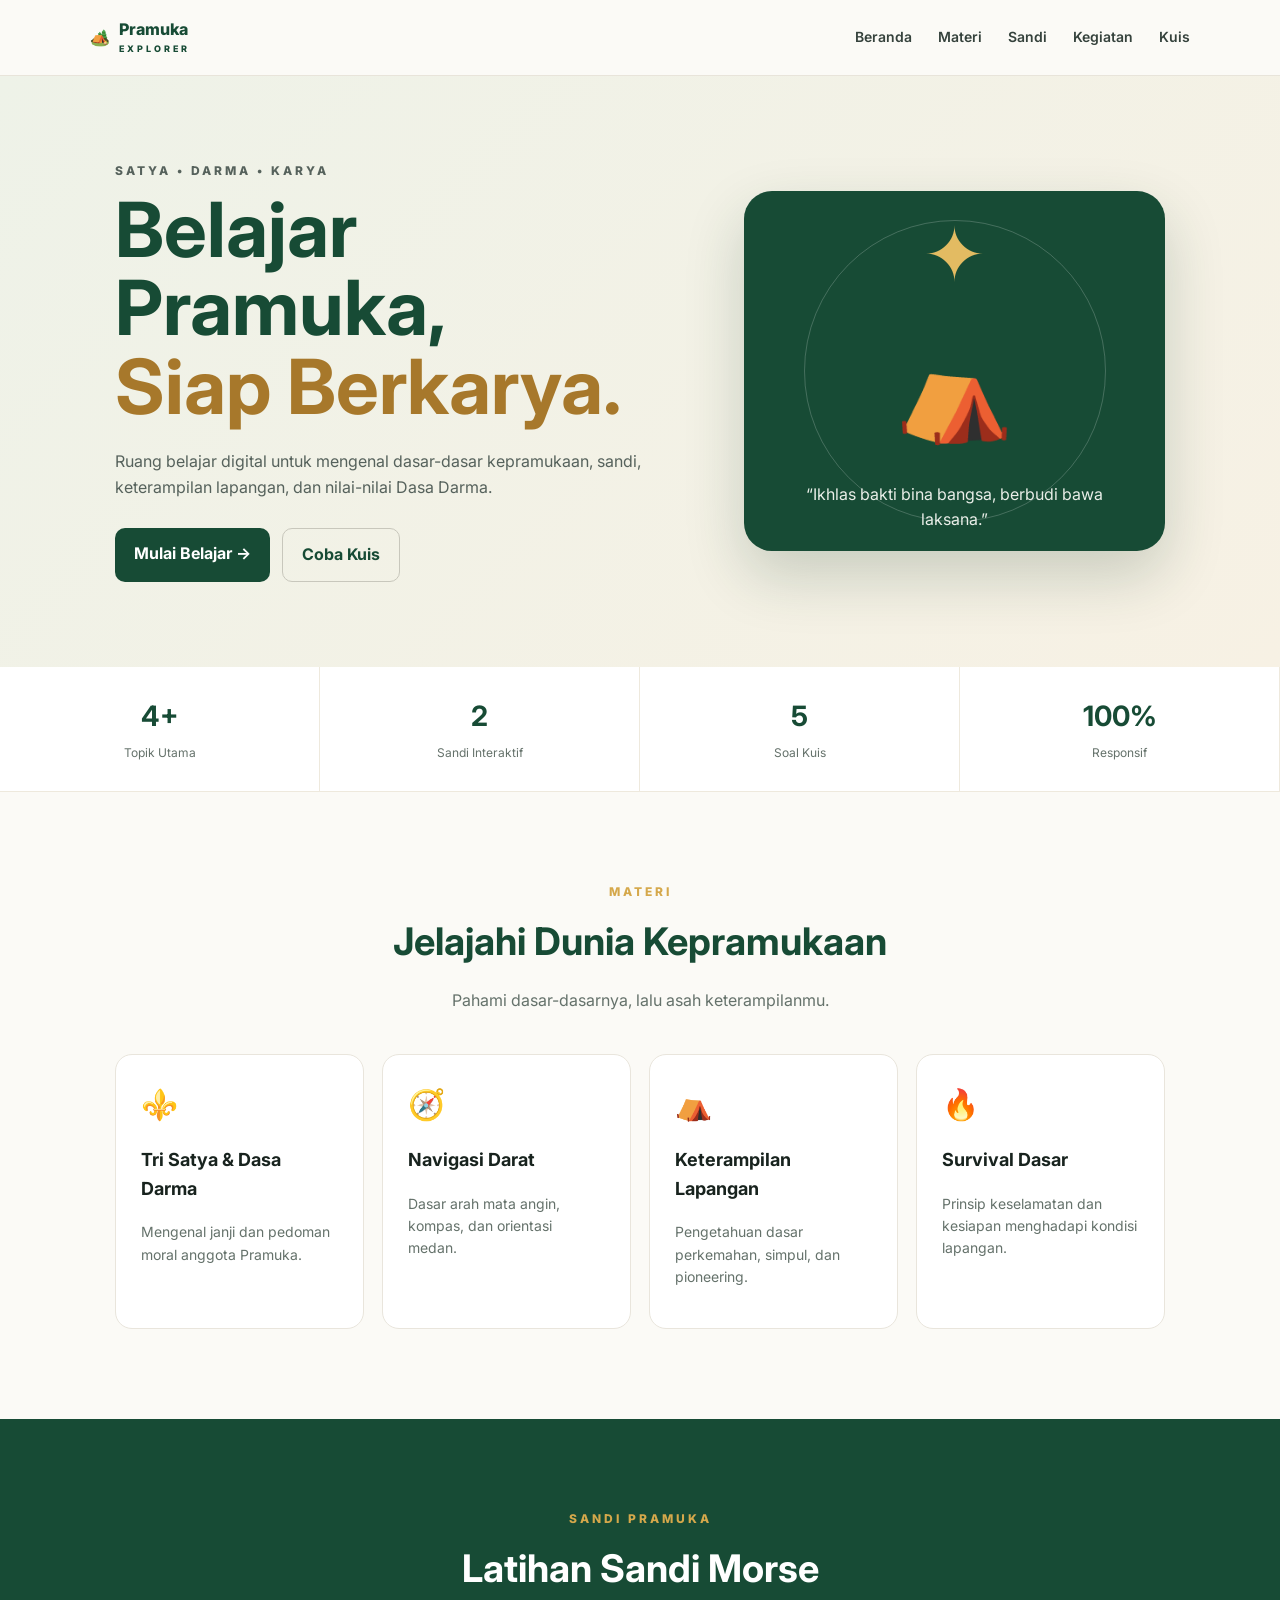
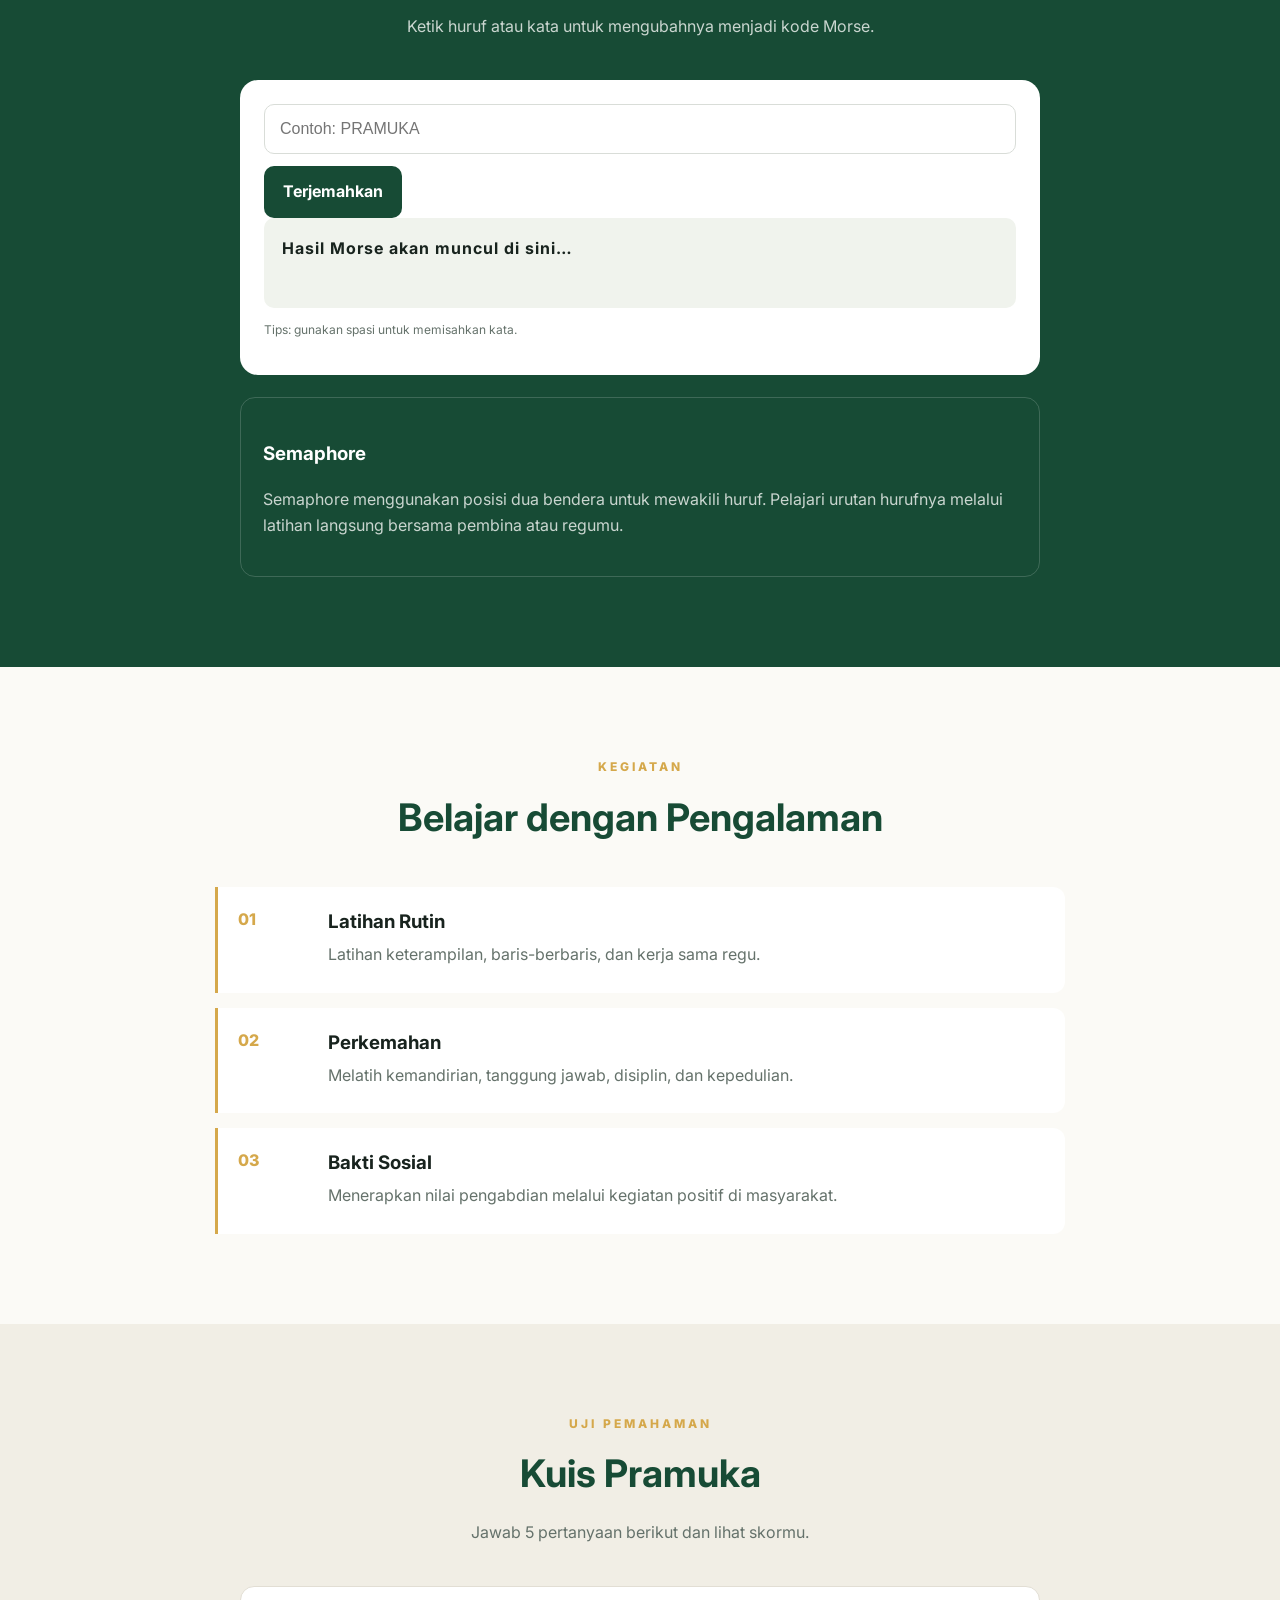
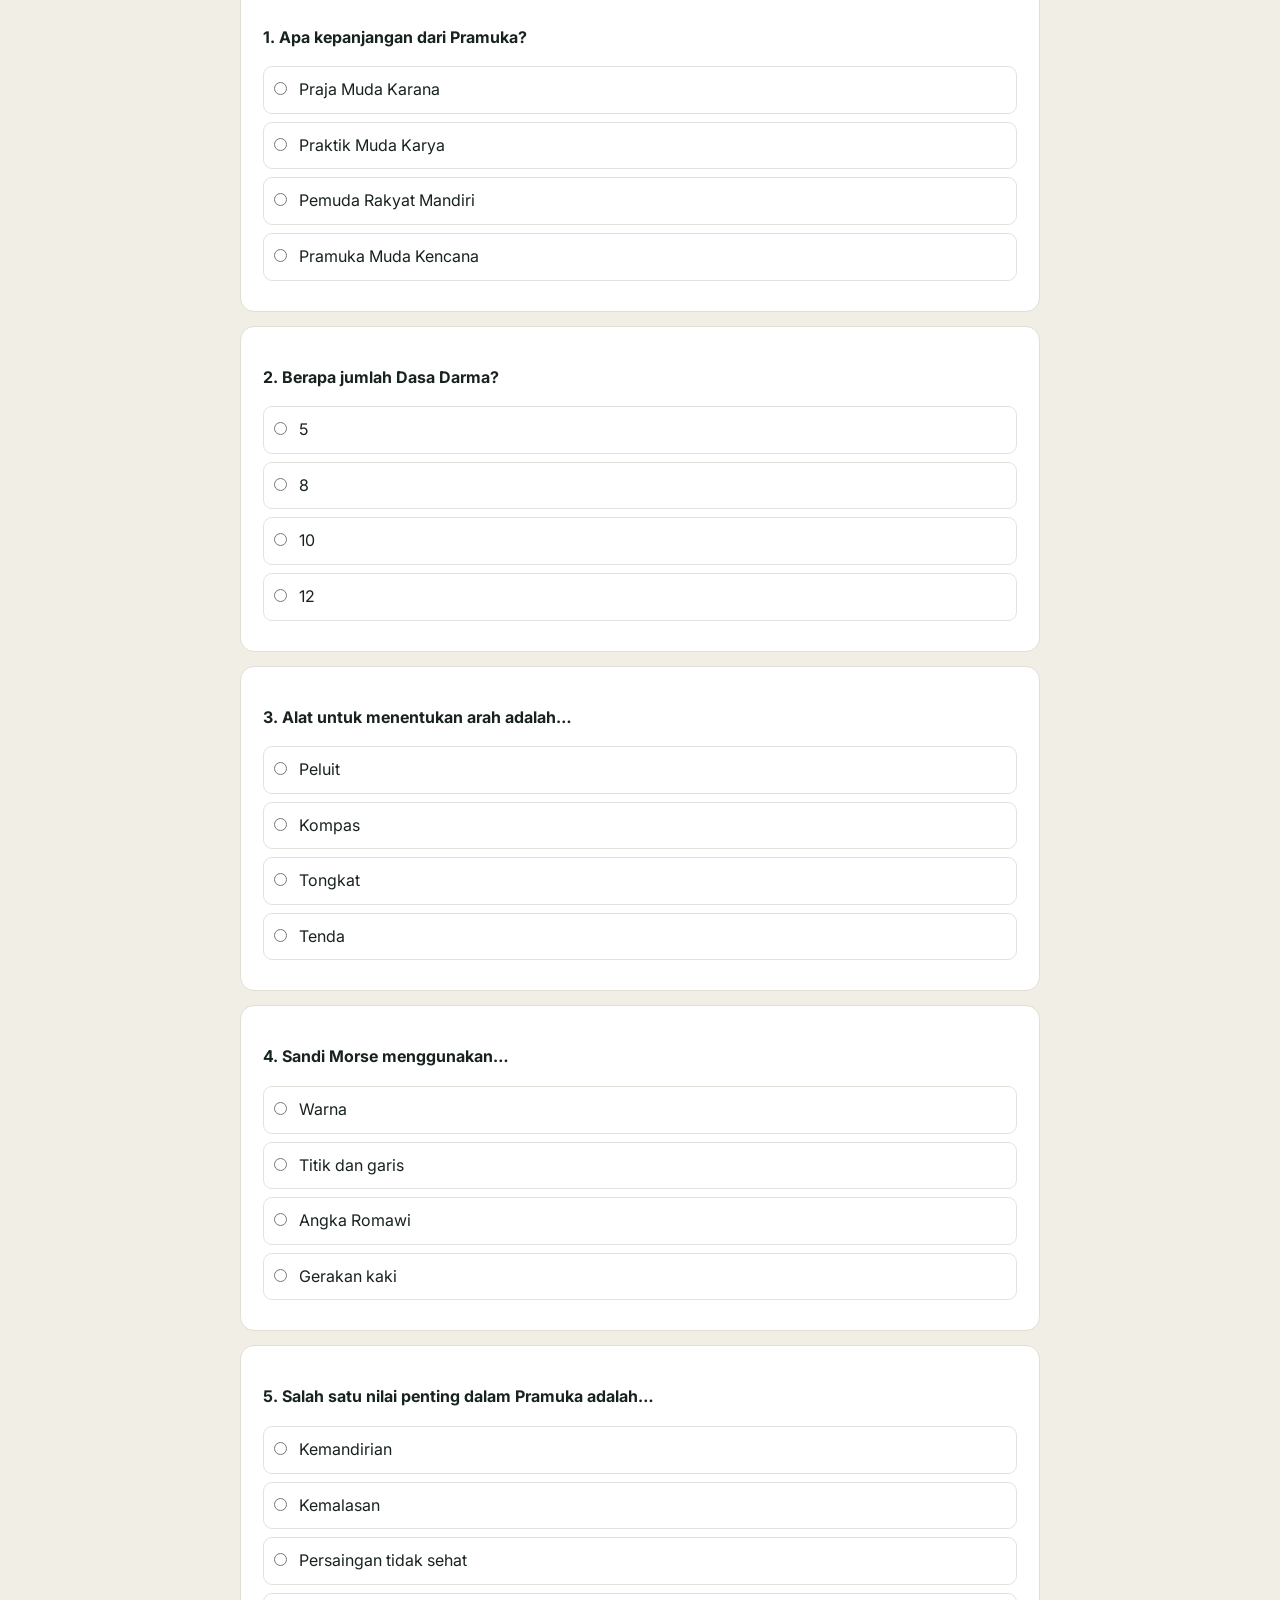
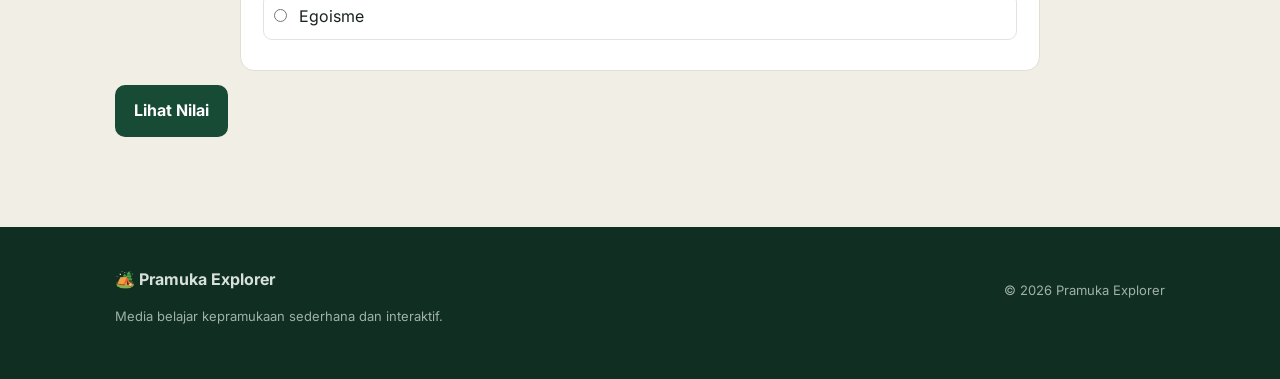
<file: index.html>
<!doctype html>
<html lang="id">
<head>
  <meta charset="utf-8">
  <meta name="viewport" content="width=device-width, initial-scale=1">
  <title>Pramuka Explorer — Belajar Kepramukaan</title>
  <meta name="description" content="Website pembelajaran kepramukaan: materi, sandi Morse, semaphore, dan kuis interaktif.">
  <link rel="stylesheet" href="style.css">
</head>
<body>
<header class="topbar">
  <a class="brand" href="#home">🏕️ <span>Pramuka<br><small>EXPLORER</small></span></a>
  <button class="menu" aria-label="Buka menu">☰</button>
  <nav>
    <a href="#home">Beranda</a>
    <a href="#materi">Materi</a>
    <a href="#sandi">Sandi</a>
    <a href="#kegiatan">Kegiatan</a>
    <a href="#kuis">Kuis</a>
  </nav>
</header>

<main>
<section id="home" class="hero">
  <div class="hero-text">
    <p class="eyebrow">SATYA • DARMA • KARYA</p>
    <h1>Belajar Pramuka,<br><span>Siap Berkarya.</span></h1>
    <p>Ruang belajar digital untuk mengenal dasar-dasar kepramukaan, sandi, keterampilan lapangan, dan nilai-nilai Dasa Darma.</p>
    <div class="actions">
      <a class="btn primary" href="#materi">Mulai Belajar →</a>
      <a class="btn ghost" href="#kuis">Coba Kuis</a>
    </div>
  </div>
  <div class="hero-card">
    <div class="compass">✦</div>
    <div class="camp">⛺</div>
    <p>“Ikhlas bakti bina bangsa, berbudi bawa laksana.”</p>
  </div>
</section>

<section class="stats">
  <div><b>4+</b><span>Topik Utama</span></div>
  <div><b>2</b><span>Sandi Interaktif</span></div>
  <div><b>5</b><span>Soal Kuis</span></div>
  <div><b>100%</b><span>Responsif</span></div>
</section>

<section id="materi" class="section">
  <div class="section-head"><p class="eyebrow">MATERI</p><h2>Jelajahi Dunia Kepramukaan</h2><p>Pahami dasar-dasarnya, lalu asah keterampilanmu.</p></div>
  <div class="cards">
    <article class="card"><div class="icon">⚜️</div><h3>Tri Satya & Dasa Darma</h3><p>Mengenal janji dan pedoman moral anggota Pramuka.</p></article>
    <article class="card"><div class="icon">🧭</div><h3>Navigasi Darat</h3><p>Dasar arah mata angin, kompas, dan orientasi medan.</p></article>
    <article class="card"><div class="icon">⛺</div><h3>Keterampilan Lapangan</h3><p>Pengetahuan dasar perkemahan, simpul, dan pioneering.</p></article>
    <article class="card"><div class="icon">🔥</div><h3>Survival Dasar</h3><p>Prinsip keselamatan dan kesiapan menghadapi kondisi lapangan.</p></article>
  </div>
</section>

<section id="sandi" class="section dark">
  <div class="section-head"><p class="eyebrow">SANDI PRAMUKA</p><h2>Latihan Sandi Morse</h2><p>Ketik huruf atau kata untuk mengubahnya menjadi kode Morse.</p></div>
  <div class="morse-box">
    <input id="morseInput" placeholder="Contoh: PRAMUKA" maxlength="60">
    <button class="btn primary" id="morseBtn">Terjemahkan</button>
    <div id="morseOutput" class="output">Hasil Morse akan muncul di sini…</div>
    <p class="tip">Tips: gunakan spasi untuk memisahkan kata.</p>
  </div>
  <div class="semaphore">
    <h3>Semaphore</h3>
    <p>Semaphore menggunakan posisi dua bendera untuk mewakili huruf. Pelajari urutan hurufnya melalui latihan langsung bersama pembina atau regumu.</p>
  </div>
</section>

<section id="kegiatan" class="section">
  <div class="section-head"><p class="eyebrow">KEGIATAN</p><h2>Belajar dengan Pengalaman</h2></div>
  <div class="timeline">
    <div><span>01</span><h3>Latihan Rutin</h3><p>Latihan keterampilan, baris-berbaris, dan kerja sama regu.</p></div>
    <div><span>02</span><h3>Perkemahan</h3><p>Melatih kemandirian, tanggung jawab, disiplin, dan kepedulian.</p></div>
    <div><span>03</span><h3>Bakti Sosial</h3><p>Menerapkan nilai pengabdian melalui kegiatan positif di masyarakat.</p></div>
  </div>
</section>

<section id="kuis" class="section quiz-section">
  <div class="section-head"><p class="eyebrow">UJI PEMAHAMAN</p><h2>Kuis Pramuka</h2><p>Jawab 5 pertanyaan berikut dan lihat skormu.</p></div>
  <div id="quiz"></div>
  <button class="btn primary" id="submitQuiz">Lihat Nilai</button>
  <div id="score" class="score" hidden></div>
</section>
</main>

<footer>
  <div><b>🏕️ Pramuka Explorer</b><p>Media belajar kepramukaan sederhana dan interaktif.</p></div>
  <p>© 2026 Pramuka Explorer</p>
</footer>
<script src="script.js"></script>
</body>
</html>
</file>
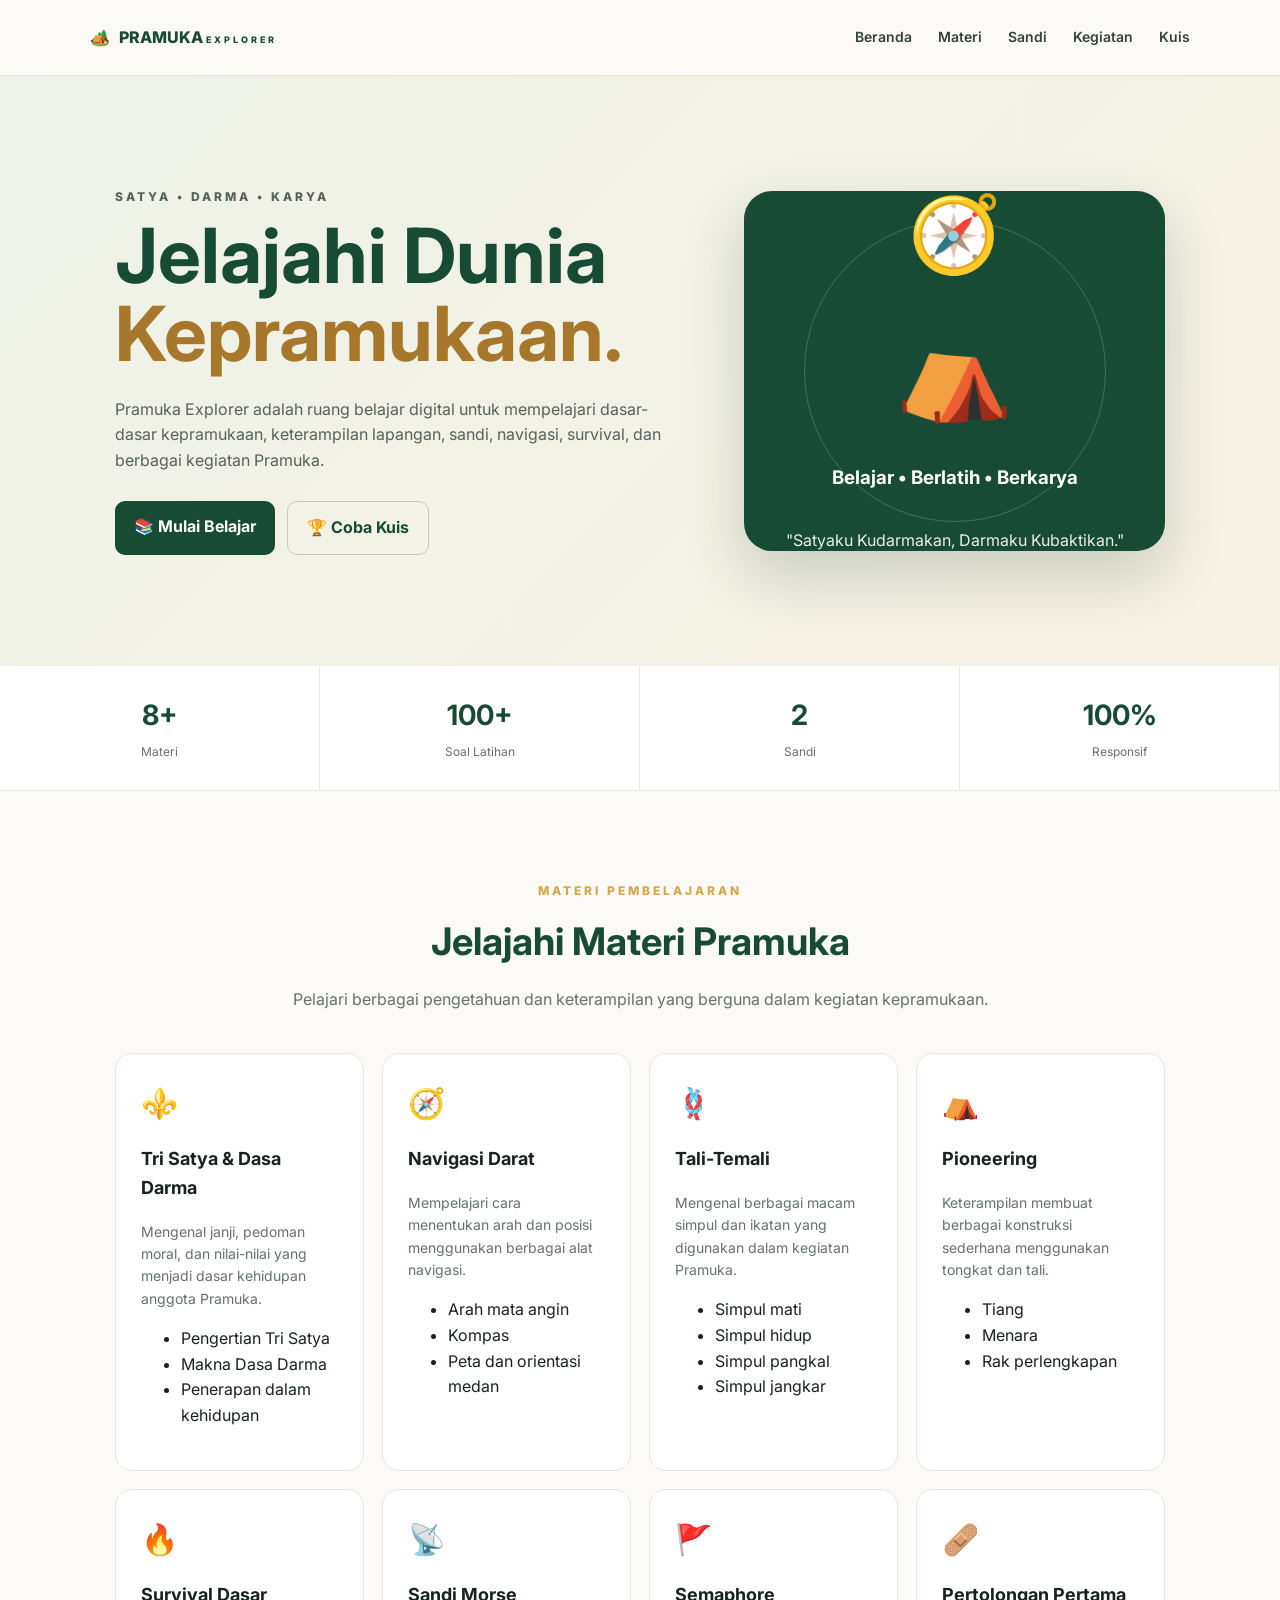
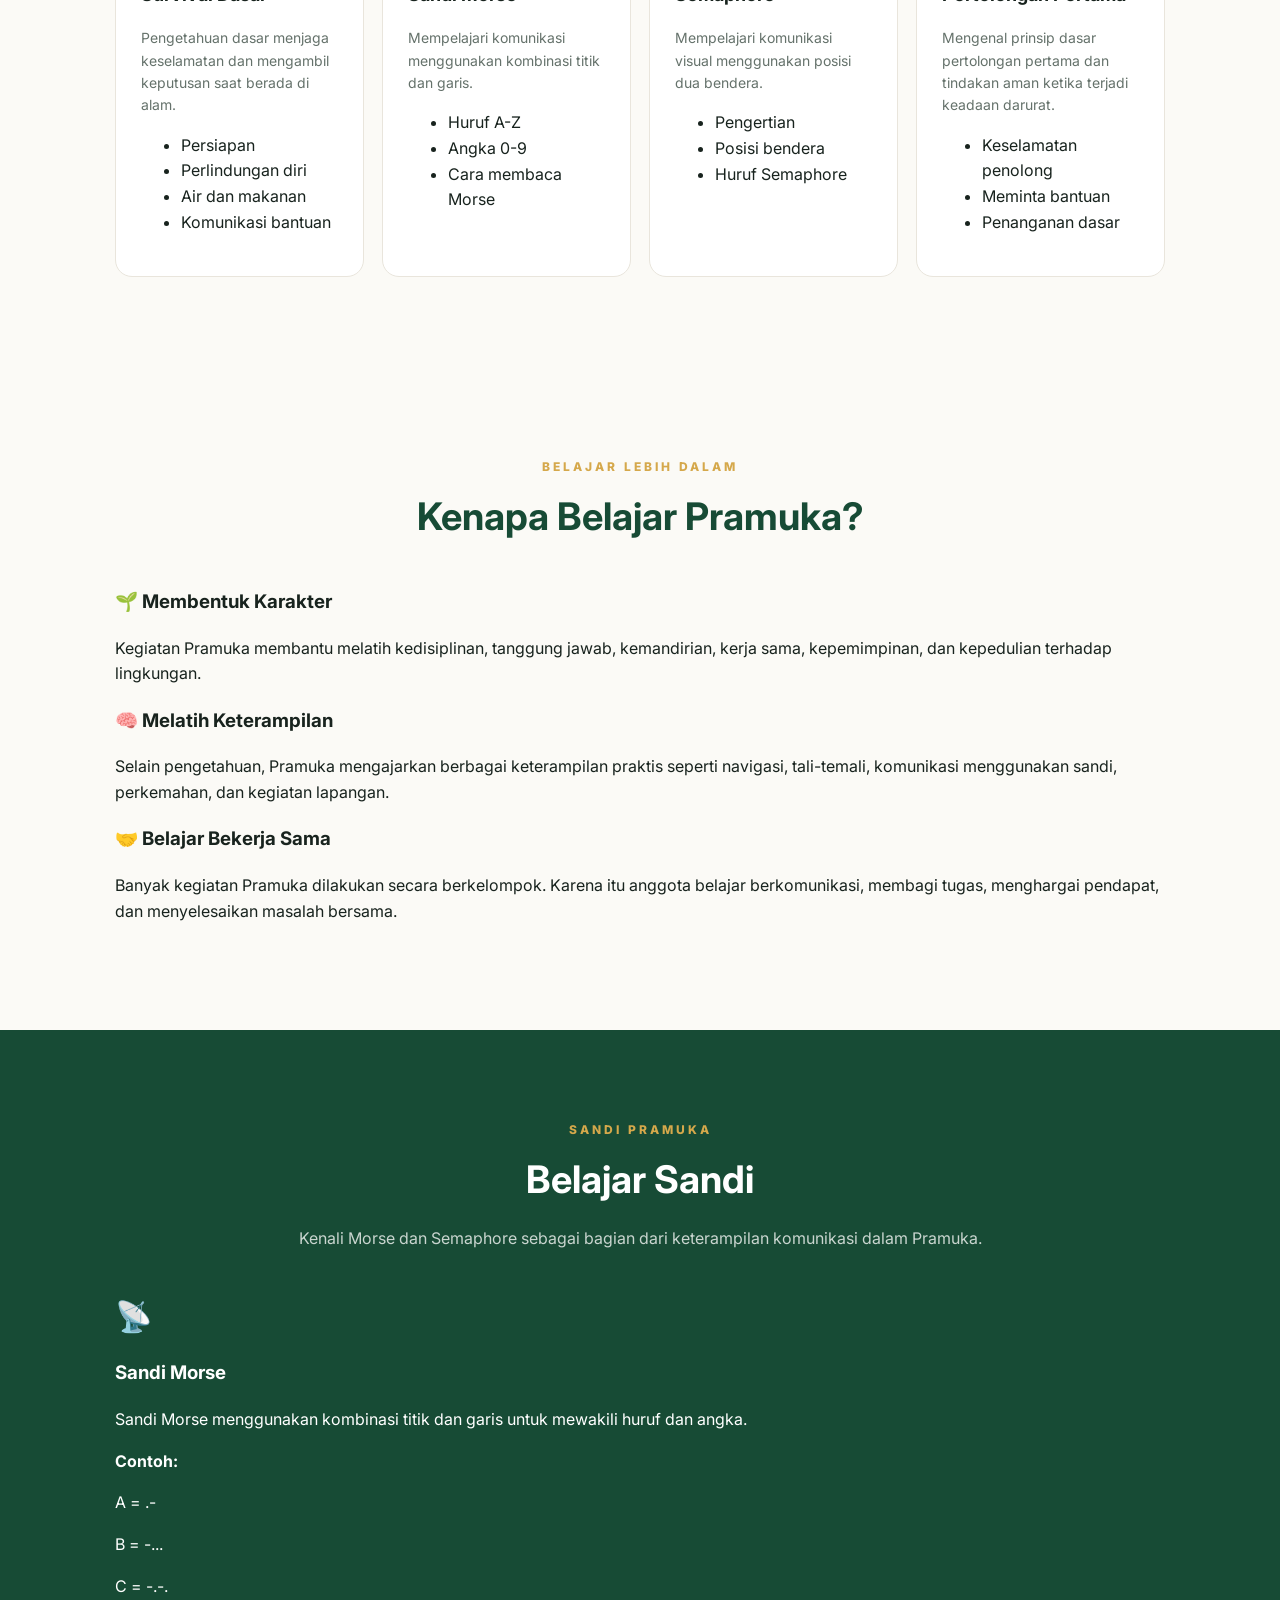
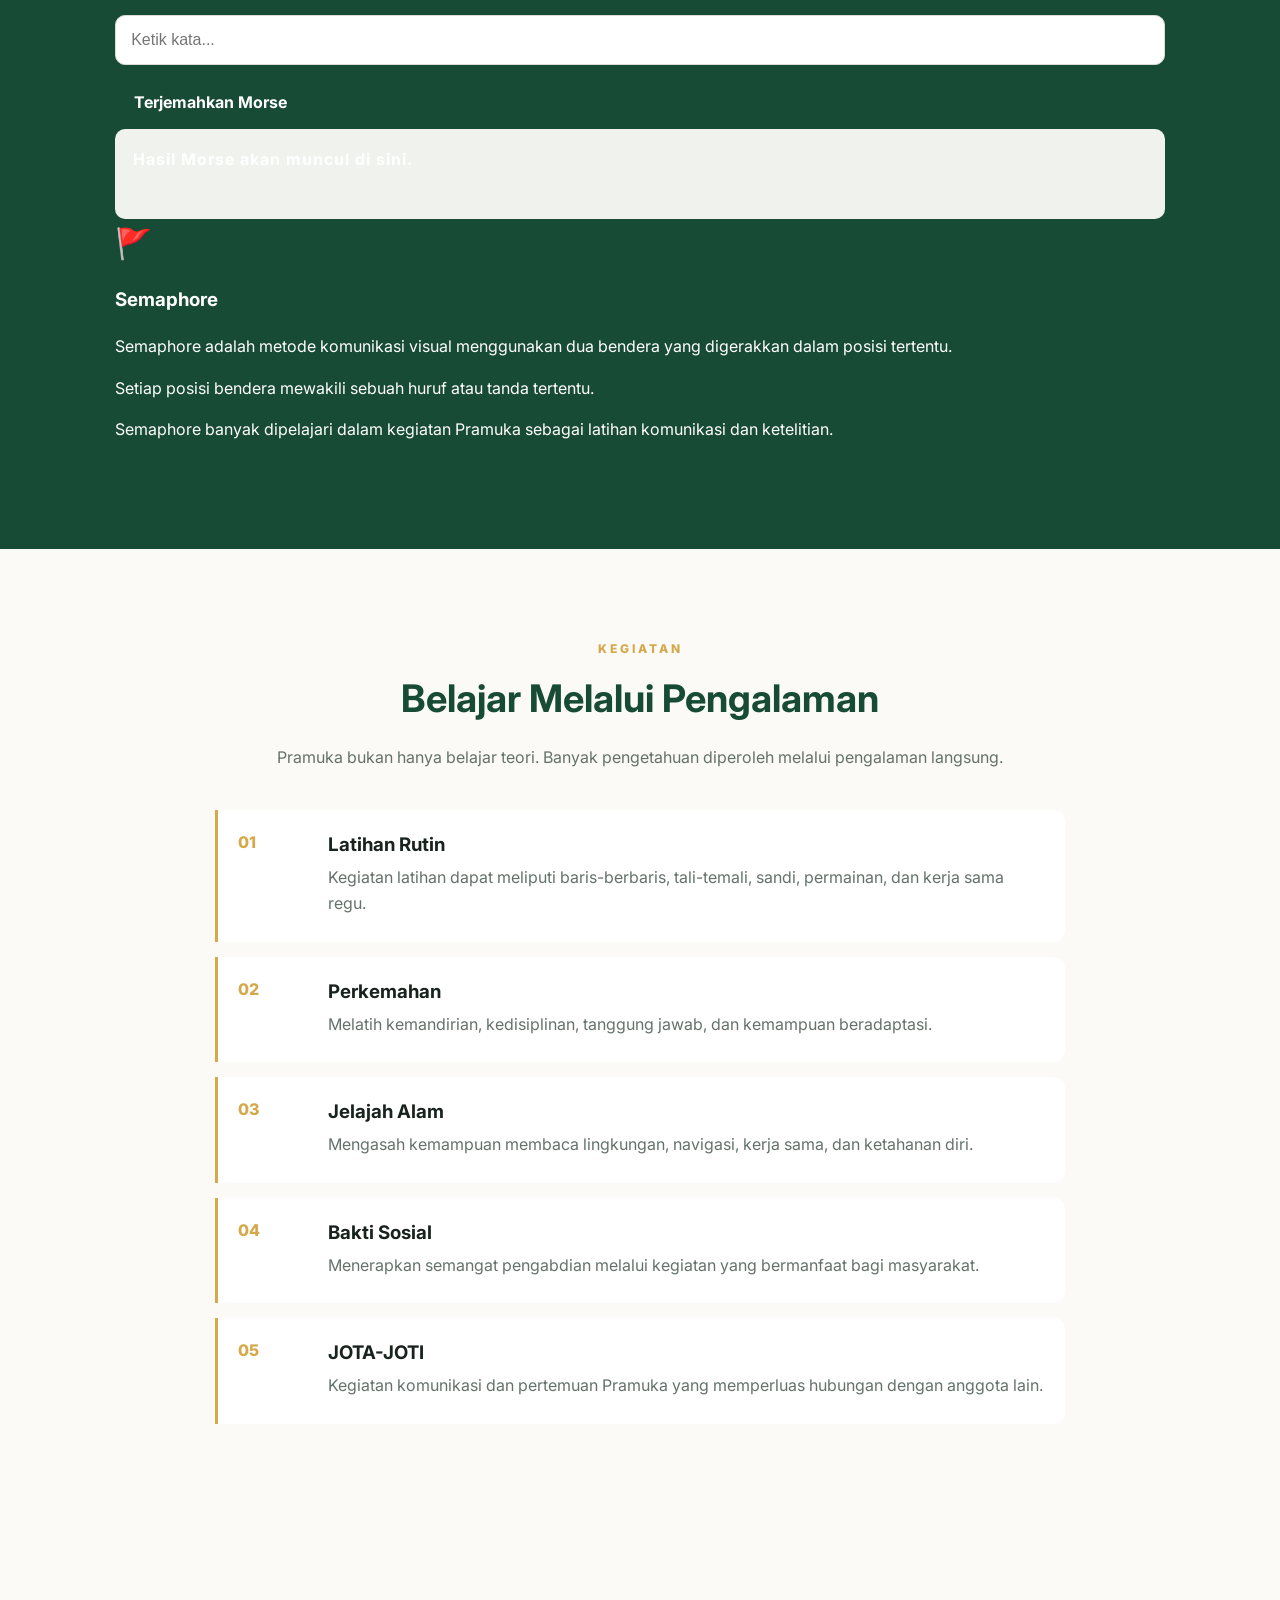
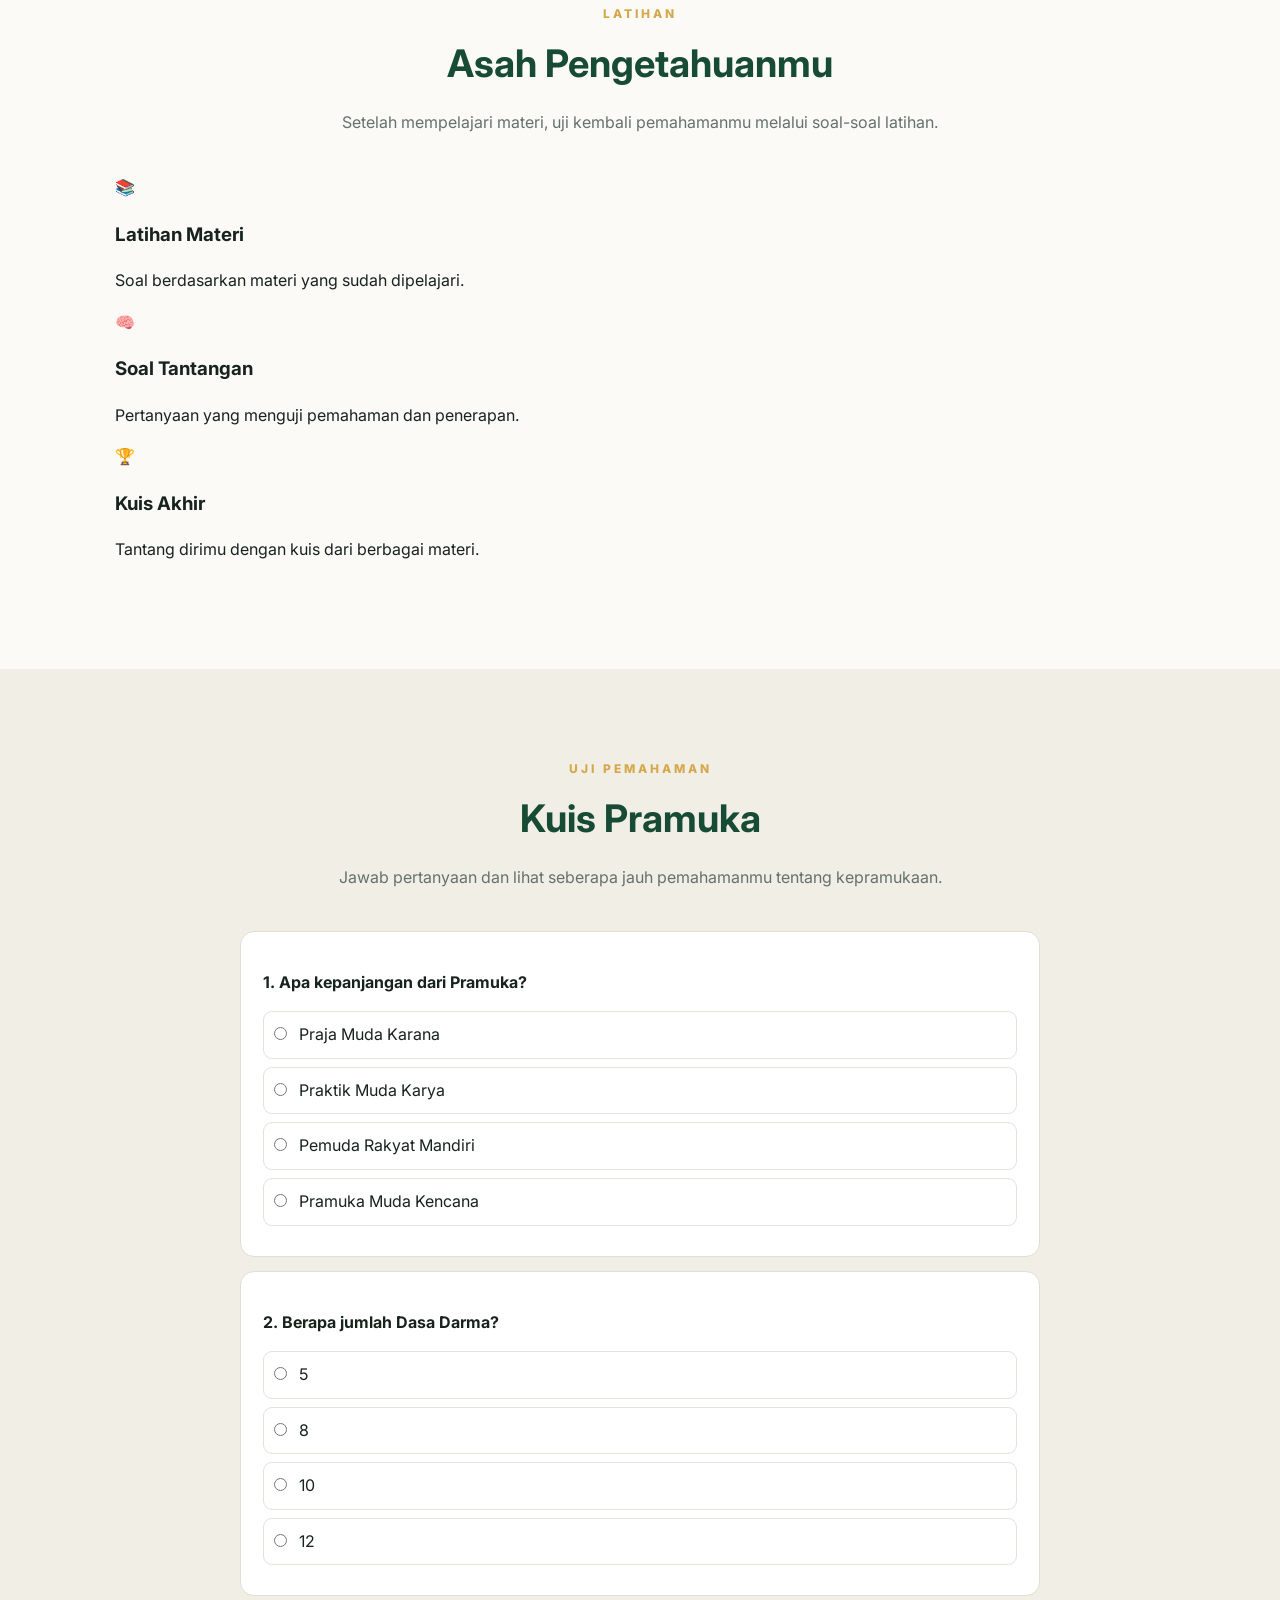
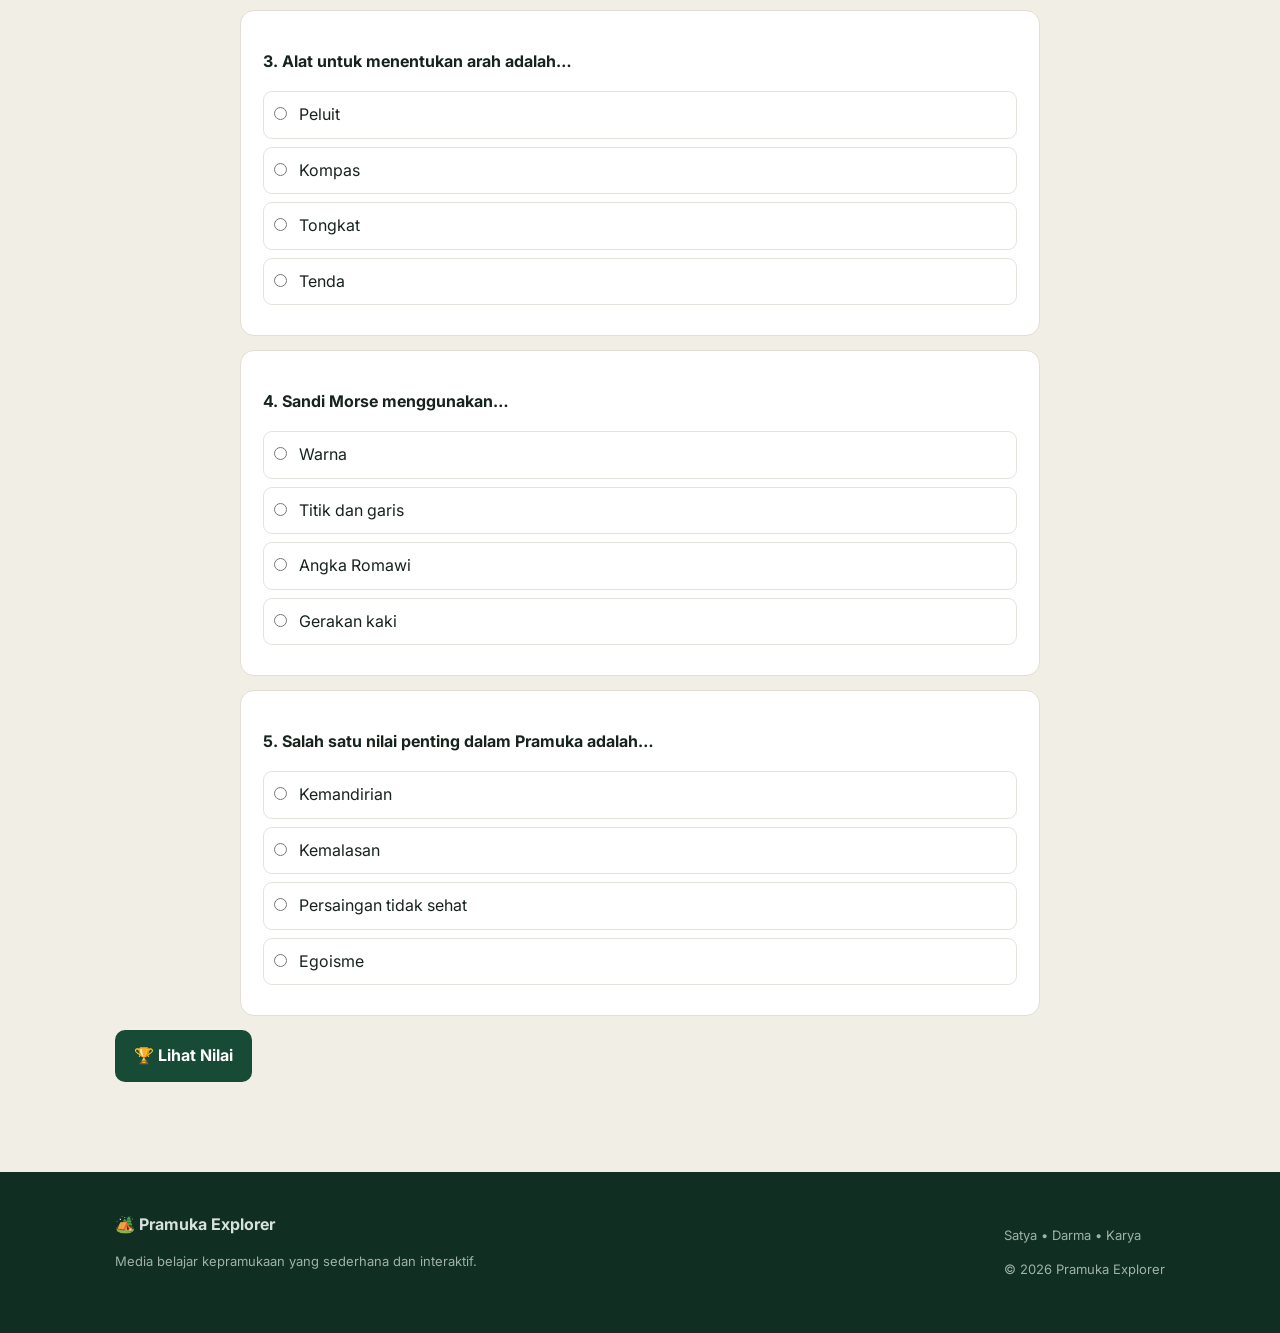
<file: index2.html>
<!DOCTYPE html>
<html lang="id">
<head>
  <meta charset="UTF-8">
  <meta name="viewport" content="width=device-width, initial-scale=1.0">

  <title>Pramuka Explorer | Belajar Kepramukaan</title>

  <meta name="description"
    content="Pramuka Explorer adalah website pembelajaran kepramukaan yang berisi materi, keterampilan, sandi, dan latihan soal.">

  <link rel="stylesheet" href="style.css">
</head>

<body>

  <!-- ================= HEADER ================= -->
  <header class="topbar">

    <a href="#home" class="brand">
      🏕️
      <span>
        PRAMUKA
        <small>EXPLORER</small>
      </span>
    </a>

    <button class="menu" aria-label="Buka menu">
      ☰
    </button>

    <nav>
      <a href="#home">Beranda</a>
      <a href="#materi">Materi</a>
      <a href="#sandi">Sandi</a>
      <a href="#kegiatan">Kegiatan</a>
      <a href="#kuis">Kuis</a>
    </nav>

  </header>


  <main>

    <!-- ================= HERO ================= -->
    <section id="home" class="hero">

      <div class="hero-text">

        <p class="eyebrow">
          SATYA • DARMA • KARYA
        </p>

        <h1>
          Jelajahi Dunia
          <span>Kepramukaan.</span>
        </h1>

        <p class="hero-description">
          Pramuka Explorer adalah ruang belajar digital untuk
          mempelajari dasar-dasar kepramukaan, keterampilan lapangan,
          sandi, navigasi, survival, dan berbagai kegiatan Pramuka.
        </p>

        <div class="actions">

          <a href="#materi" class="btn primary">
            📚 Mulai Belajar
          </a>

          <a href="#kuis" class="btn ghost">
            🏆 Coba Kuis
          </a>

        </div>

      </div>


      <div class="hero-card">

        <div class="compass">
          🧭
        </div>

        <div class="camp">
          ⛺
        </div>

        <h3>
          Belajar • Berlatih • Berkarya
        </h3>

        <p>
          "Satyaku Kudarmakan, Darmaku Kubaktikan."
        </p>

      </div>

    </section>


    <!-- ================= STATISTIK ================= -->
    <section class="stats">

      <div>
        <b>8+</b>
        <span>Materi</span>
      </div>

      <div>
        <b>100+</b>
        <span>Soal Latihan</span>
      </div>

      <div>
        <b>2</b>
        <span>Sandi</span>
      </div>

      <div>
        <b>100%</b>
        <span>Responsif</span>
      </div>

    </section>


    <!-- ================= MATERI ================= -->
    <section id="materi" class="section">

      <div class="section-head">

        <p class="eyebrow">
          MATERI PEMBELAJARAN
        </p>

        <h2>
          Jelajahi Materi Pramuka
        </h2>

        <p>
          Pelajari berbagai pengetahuan dan keterampilan
          yang berguna dalam kegiatan kepramukaan.
        </p>

      </div>


      <div class="cards">


        <!-- MATERI 1 -->
        <article class="card">

          <div class="icon">
            ⚜️
          </div>

          <h3>
            Tri Satya & Dasa Darma
          </h3>

          <p>
            Mengenal janji, pedoman moral, dan nilai-nilai
            yang menjadi dasar kehidupan anggota Pramuka.
          </p>

          <ul>
            <li>Pengertian Tri Satya</li>
            <li>Makna Dasa Darma</li>
            <li>Penerapan dalam kehidupan</li>
          </ul>

        </article>


        <!-- MATERI 2 -->
        <article class="card">

          <div class="icon">
            🧭
          </div>

          <h3>
            Navigasi Darat
          </h3>

          <p>
            Mempelajari cara menentukan arah dan posisi
            menggunakan berbagai alat navigasi.
          </p>

          <ul>
            <li>Arah mata angin</li>
            <li>Kompas</li>
            <li>Peta dan orientasi medan</li>
          </ul>

        </article>


        <!-- MATERI 3 -->
        <article class="card">

          <div class="icon">
            🪢
          </div>

          <h3>
            Tali-Temali
          </h3>

          <p>
            Mengenal berbagai macam simpul dan ikatan
            yang digunakan dalam kegiatan Pramuka.
          </p>

          <ul>
            <li>Simpul mati</li>
            <li>Simpul hidup</li>
            <li>Simpul pangkal</li>
            <li>Simpul jangkar</li>
          </ul>

        </article>


        <!-- MATERI 4 -->
        <article class="card">

          <div class="icon">
            ⛺
          </div>

          <h3>
            Pioneering
          </h3>

          <p>
            Keterampilan membuat berbagai konstruksi
            sederhana menggunakan tongkat dan tali.
          </p>

          <ul>
            <li>Tiang</li>
            <li>Menara</li>
            <li>Rak perlengkapan</li>
          </ul>

        </article>


        <!-- MATERI 5 -->
        <article class="card">

          <div class="icon">
            🔥
          </div>

          <h3>
            Survival Dasar
          </h3>

          <p>
            Pengetahuan dasar menjaga keselamatan dan
            mengambil keputusan saat berada di alam.
          </p>

          <ul>
            <li>Persiapan</li>
            <li>Perlindungan diri</li>
            <li>Air dan makanan</li>
            <li>Komunikasi bantuan</li>
          </ul>

        </article>


        <!-- MATERI 6 -->
        <article class="card">

          <div class="icon">
            📡
          </div>

          <h3>
            Sandi Morse
          </h3>

          <p>
            Mempelajari komunikasi menggunakan kombinasi
            titik dan garis.
          </p>

          <ul>
            <li>Huruf A-Z</li>
            <li>Angka 0-9</li>
            <li>Cara membaca Morse</li>
          </ul>

        </article>


        <!-- MATERI 7 -->
        <article class="card">

          <div class="icon">
            🚩
          </div>

          <h3>
            Semaphore
          </h3>

          <p>
            Mempelajari komunikasi visual menggunakan
            posisi dua bendera.
          </p>

          <ul>
            <li>Pengertian</li>
            <li>Posisi bendera</li>
            <li>Huruf Semaphore</li>
          </ul>

        </article>


        <!-- MATERI 8 -->
        <article class="card">

          <div class="icon">
            🩹
          </div>

          <h3>
            Pertolongan Pertama
          </h3>

          <p>
            Mengenal prinsip dasar pertolongan pertama
            dan tindakan aman ketika terjadi keadaan darurat.
          </p>

          <ul>
            <li>Keselamatan penolong</li>
            <li>Meminta bantuan</li>
            <li>Penanganan dasar</li>
          </ul>

        </article>

      </div>

    </section>


    <!-- ================= PENJELASAN ================= -->
    <section class="section explanation">

      <div class="section-head">

        <p class="eyebrow">
          BELAJAR LEBIH DALAM
        </p>

        <h2>
          Kenapa Belajar Pramuka?
        </h2>

      </div>


      <div class="content-box">

        <h3>
          🌱 Membentuk Karakter
        </h3>

        <p>
          Kegiatan Pramuka membantu melatih kedisiplinan,
          tanggung jawab, kemandirian, kerja sama,
          kepemimpinan, dan kepedulian terhadap lingkungan.
        </p>


        <h3>
          🧠 Melatih Keterampilan
        </h3>

        <p>
          Selain pengetahuan, Pramuka mengajarkan berbagai
          keterampilan praktis seperti navigasi, tali-temali,
          komunikasi menggunakan sandi, perkemahan,
          dan kegiatan lapangan.
        </p>


        <h3>
          🤝 Belajar Bekerja Sama
        </h3>

        <p>
          Banyak kegiatan Pramuka dilakukan secara berkelompok.
          Karena itu anggota belajar berkomunikasi,
          membagi tugas, menghargai pendapat, dan
          menyelesaikan masalah bersama.
        </p>

      </div>

    </section>


    <!-- ================= SANDI ================= -->
    <section id="sandi" class="section dark">

      <div class="section-head">

        <p class="eyebrow">
          SANDI PRAMUKA
        </p>

        <h2>
          Belajar Sandi
        </h2>

        <p>
          Kenali Morse dan Semaphore sebagai bagian
          dari keterampilan komunikasi dalam Pramuka.
        </p>

      </div>


      <div class="sandi-grid">


        <!-- MORSE -->
        <div class="sandi-card">

          <div class="icon">
            📡
          </div>

          <h3>
            Sandi Morse
          </h3>

          <p>
            Sandi Morse menggunakan kombinasi titik
            dan garis untuk mewakili huruf dan angka.
          </p>

          <div class="morse-example">

            <b>Contoh:</b>

            <p>
              A = .-
            </p>

            <p>
              B = -...
            </p>

            <p>
              C = -.-.
            </p>

          </div>


          <input
            id="morseInput"
            type="text"
            placeholder="Ketik kata..."
            maxlength="60"
          >

          <button
            id="morseBtn"
            class="btn primary"
          >
            Terjemahkan Morse
          </button>

          <div
            id="morseOutput"
            class="output"
          >
            Hasil Morse akan muncul di sini.
          </div>

        </div>


        <!-- SEMAPHORE -->
        <div class="sandi-card">

          <div class="icon">
            🚩
          </div>

          <h3>
            Semaphore
          </h3>

          <p>
            Semaphore adalah metode komunikasi visual
            menggunakan dua bendera yang digerakkan
            dalam posisi tertentu.
          </p>

          <div class="semaphore-info">

            <p>
              Setiap posisi bendera mewakili sebuah
              huruf atau tanda tertentu.
            </p>

            <p>
              Semaphore banyak dipelajari dalam kegiatan
              Pramuka sebagai latihan komunikasi dan
              ketelitian.
            </p>

          </div>

        </div>

      </div>

    </section>


    <!-- ================= KEGIATAN ================= -->
    <section id="kegiatan" class="section">

      <div class="section-head">

        <p class="eyebrow">
          KEGIATAN
        </p>

        <h2>
          Belajar Melalui Pengalaman
        </h2>

        <p>
          Pramuka bukan hanya belajar teori.
          Banyak pengetahuan diperoleh melalui pengalaman langsung.
        </p>

      </div>


      <div class="timeline">


        <div class="timeline-item">

          <span>01</span>

          <h3>
            Latihan Rutin
          </h3>

          <p>
            Kegiatan latihan dapat meliputi baris-berbaris,
            tali-temali, sandi, permainan, dan kerja sama regu.
          </p>

        </div>


        <div class="timeline-item">

          <span>02</span>

          <h3>
            Perkemahan
          </h3>

          <p>
            Melatih kemandirian, kedisiplinan,
            tanggung jawab, dan kemampuan beradaptasi.
          </p>

        </div>


        <div class="timeline-item">

          <span>03</span>

          <h3>
            Jelajah Alam
          </h3>

          <p>
            Mengasah kemampuan membaca lingkungan,
            navigasi, kerja sama, dan ketahanan diri.
          </p>

        </div>


        <div class="timeline-item">

          <span>04</span>

          <h3>
            Bakti Sosial
          </h3>

          <p>
            Menerapkan semangat pengabdian melalui
            kegiatan yang bermanfaat bagi masyarakat.
          </p>

        </div>


        <div class="timeline-item">

          <span>05</span>

          <h3>
            JOTA-JOTI
          </h3>

          <p>
            Kegiatan komunikasi dan pertemuan Pramuka
            yang memperluas hubungan dengan anggota lain.
          </p>

        </div>

      </div>

    </section>


    <!-- ================= LATIHAN ================= -->
    <section class="section practice">

      <div class="section-head">

        <p class="eyebrow">
          LATIHAN
        </p>

        <h2>
          Asah Pengetahuanmu
        </h2>

        <p>
          Setelah mempelajari materi, uji kembali
          pemahamanmu melalui soal-soal latihan.
        </p>

      </div>


      <div class="practice-grid">

        <div class="practice-card">
          <span>📚</span>
          <h3>Latihan Materi</h3>
          <p>
            Soal berdasarkan materi yang sudah dipelajari.
          </p>
        </div>

        <div class="practice-card">
          <span>🧠</span>
          <h3>Soal Tantangan</h3>
          <p>
            Pertanyaan yang menguji pemahaman dan penerapan.
          </p>
        </div>

        <div class="practice-card">
          <span>🏆</span>
          <h3>Kuis Akhir</h3>
          <p>
            Tantang dirimu dengan kuis dari berbagai materi.
          </p>
        </div>

      </div>

    </section>


    <!-- ================= KUIS ================= -->
    <section id="kuis" class="section quiz-section">

      <div class="section-head">

        <p class="eyebrow">
          UJI PEMAHAMAN
        </p>

        <h2>
          Kuis Pramuka
        </h2>

        <p>
          Jawab pertanyaan dan lihat seberapa jauh
          pemahamanmu tentang kepramukaan.
        </p>

      </div>


      <div id="quiz">

        <!-- Soal akan dimasukkan oleh script.js -->

      </div>


      <button
        id="submitQuiz"
        class="btn primary"
      >
        🏆 Lihat Nilai
      </button>


      <div
        id="score"
        class="score"
        hidden
      >
      </div>

    </section>

  </main>


  <!-- ================= FOOTER ================= -->
  <footer>

    <div>

      <b>
        🏕️ Pramuka Explorer
      </b>

      <p>
        Media belajar kepramukaan
        yang sederhana dan interaktif.
      </p>

    </div>

    <div>

      <p>
        Satya • Darma • Karya
      </p>

      <p>
        © 2026 Pramuka Explorer
      </p>

    </div>

  </footer>


  <script src="script.js"></script>

</body>
  </html>
</file>
<file: style.css>
@import url('https://fonts.googleapis.com/css2?family=Inter:wght@400;500;600;700;800&display=swap');
:root{--green:#174b35;--green2:#23664a;--cream:#f5f0e5;--gold:#d5a84b;--ink:#18231e;--muted:#65726b;--white:#fff}
*{box-sizing:border-box;scroll-behavior:smooth}
body{margin:0;font-family:Inter,Arial,sans-serif;color:var(--ink);background:#fbfaf6;line-height:1.6}
.topbar{height:76px;display:flex;align-items:center;justify-content:space-between;padding:0 7%;position:sticky;top:0;background:rgba(251,250,246,.94);backdrop-filter:blur(12px);z-index:10;border-bottom:1px solid #e8e4da}
.brand{display:flex;gap:9px;align-items:center;text-decoration:none;color:var(--green);font-weight:800;font-size:16px;line-height:1.05}.brand:first-letter{font-size:25px}.brand small{letter-spacing:3px;font-size:9px}
nav{display:flex;gap:26px}nav a{color:#35423c;text-decoration:none;font-size:14px;font-weight:600}nav a:hover{color:var(--green2)}
.menu{display:none;border:0;background:none;font-size:25px}
.hero{min-height:590px;padding:85px 9%;display:grid;grid-template-columns:1.15fr .85fr;gap:60px;align-items:center;background:linear-gradient(135deg,#eef2e8,#f7f1e4)}
.eyebrow{color:var(--gold);font-size:12px;font-weight:800;letter-spacing:3px;margin:0 0 10px}.hero h1{font-size:clamp(44px,6vw,76px);line-height:1.03;margin:0 0 24px;color:var(--green)}.hero h1 span{color:#a7782b}.hero p{max-width:620px;color:#56625c}.actions{display:flex;gap:12px;margin-top:28px}.btn{display:inline-block;border:0;border-radius:10px;padding:13px 19px;font:inherit;font-weight:700;text-decoration:none;cursor:pointer}.primary{background:var(--green);color:white}.primary:hover{background:#0f3928}.ghost{border:1px solid #c8c7bc;color:var(--green);background:transparent}
.hero-card{height:360px;border-radius:28px;background:var(--green);color:white;display:flex;flex-direction:column;align-items:center;justify-content:center;box-shadow:0 25px 60px #173d2a33;position:relative;overflow:hidden}.hero-card:before{content:"";position:absolute;width:300px;height:300px;border:1px solid #ffffff33;border-radius:50%}.compass{font-size:75px;color:#e3bb62;z-index:1}.camp{font-size:95px;z-index:1}.hero-card p{color:#e9eee8;text-align:center;padding:0 35px;z-index:1}
.stats{display:grid;grid-template-columns:repeat(4,1fr);background:white;border-bottom:1px solid #eee9dd}.stats div{padding:27px;text-align:center;border-right:1px solid #eee9dd}.stats b{display:block;font-size:28px;color:var(--green)}.stats span{font-size:12px;color:var(--muted)}
.section{padding:90px 9%}.section-head{text-align:center;margin-bottom:40px}.section-head h2{font-size:38px;color:var(--green);margin:5px 0 10px}.section-head>p:last-child{color:var(--muted)}
.cards{display:grid;grid-template-columns:repeat(4,1fr);gap:18px}.card{background:white;border:1px solid #e9e5dc;border-radius:17px;padding:25px;transition:.2s}.card:hover{transform:translateY(-5px);box-shadow:0 15px 35px #20352b12}.icon{font-size:30px}.card h3{font-size:18px}.card p{font-size:14px;color:var(--muted)}
.dark{background:var(--green);color:white}.dark .section-head h2{color:white}.dark .section-head>p:last-child{color:#c9d5cf}.morse-box{max-width:800px;margin:auto;background:#fff;border-radius:18px;padding:24px;color:var(--ink)}input{width:100%;padding:15px;border:1px solid #d9ddd8;border-radius:10px;font-size:16px;margin-bottom:12px;outline:none}input:focus{border-color:var(--green2)}.output{min-height:90px;background:#f0f3ed;border-radius:10px;padding:18px;font-weight:700;letter-spacing:1px;word-break:break-word}.tip{font-size:12px;color:var(--muted)}.semaphore{max-width:800px;margin:22px auto 0;padding:22px;border:1px solid #ffffff2b;border-radius:15px}.semaphore p{color:#c9d5cf}
.timeline{max-width:850px;margin:auto;display:grid;gap:15px}.timeline>div{display:grid;grid-template-columns:70px 1fr;column-gap:20px;padding:20px;border-left:3px solid var(--gold);background:white;border-radius:0 12px 12px 0}.timeline span{grid-row:span 2;color:var(--gold);font-weight:800}.timeline h3{margin:0}.timeline p{margin:5px 0;color:var(--muted)}
.quiz-section{background:#f1eee5}.quiz-card{background:white;padding:22px;border-radius:14px;margin:14px auto;max-width:800px;border:1px solid #e2ded4}.quiz-card h3{font-size:16px}.option{display:block;margin:8px 0;padding:10px;border:1px solid #e3e3de;border-radius:9px;cursor:pointer}.option:hover{background:#f4f6f1}.option input{width:auto;margin:0 8px 0 0}.score{max-width:800px;margin:18px auto;padding:18px;border-radius:12px;background:#dfeee4;color:var(--green);font-weight:800;text-align:center}
footer{padding:40px 9%;background:#112e22;color:#d7e1dc;display:flex;justify-content:space-between;gap:20px}footer p{color:#9fb1a8;font-size:13px}
@media(max-width:800px){nav{display:none;position:absolute;top:76px;left:0;right:0;background:#fbfaf6;padding:18px 8%;flex-direction:column;gap:16px;border-bottom:1px solid #ddd}.menu{display:block}.hero{grid-template-columns:1fr;padding:65px 7%}.hero-card{height:280px}.stats{grid-template-columns:repeat(2,1fr)}.stats div:nth-child(2){border-right:0}.cards{grid-template-columns:1fr 1fr}.section{padding:65px 7%}.section-head h2{font-size:30px}footer{flex-direction:column}}
@media(max-width:500px){.cards{grid-template-columns:1fr}.hero h1{font-size:43px}.actions{flex-direction:column}.btn{text-align:center}}
</file>
